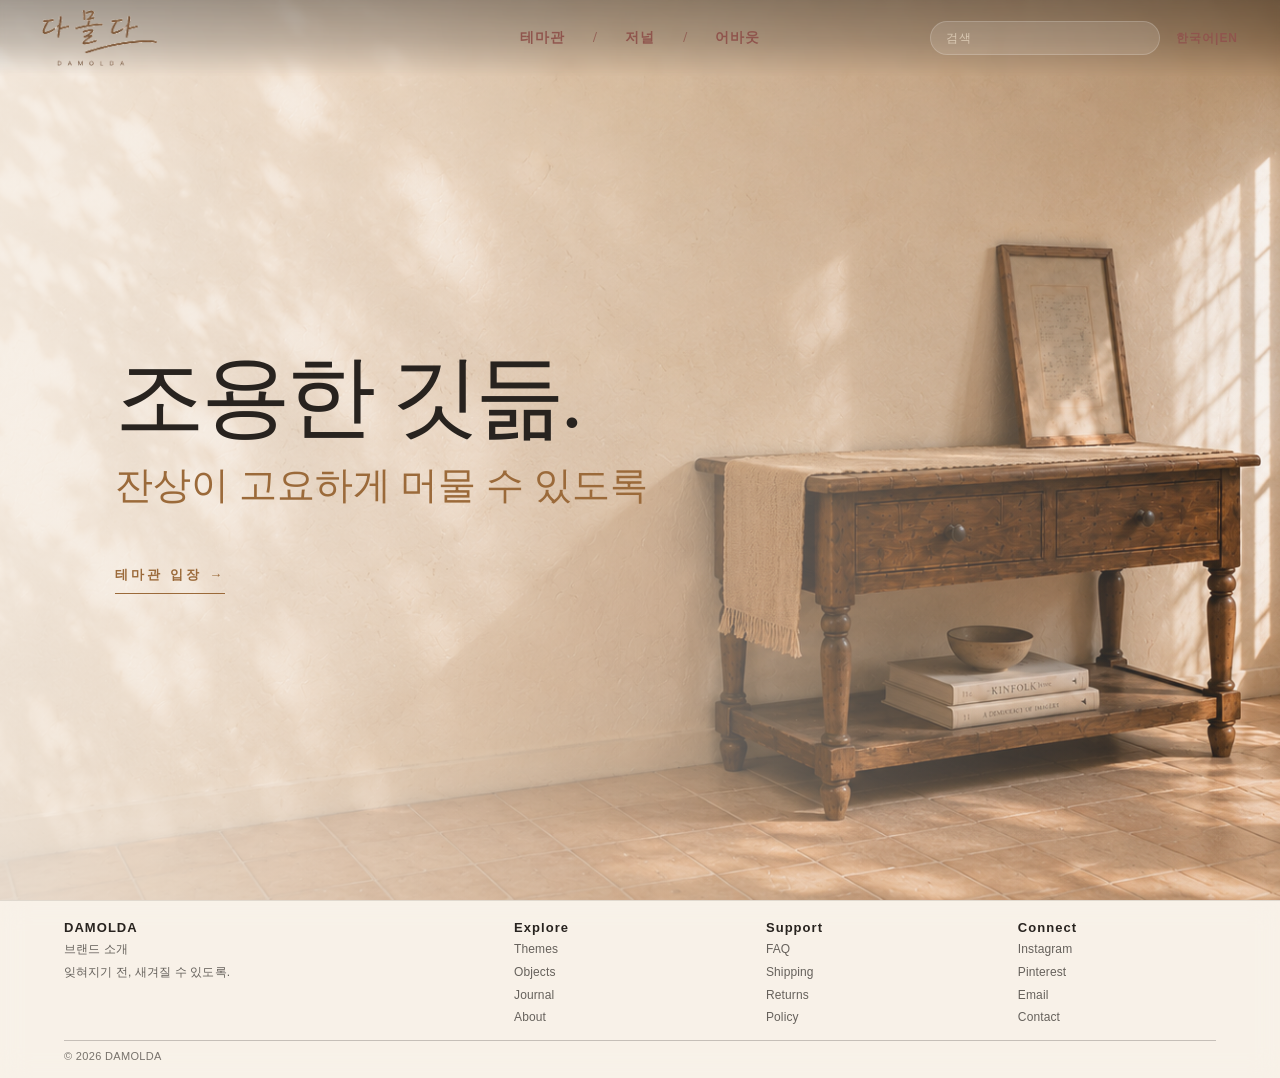
<file: index.html>
<!doctype html>
<html lang="ko">
<head>
  <meta charset="utf-8">
  <meta name="viewport" content="width=device-width,initial-scale=1">
  <title>DAMOLDA</title>
  <meta name="description" content="DAMOLDA - 잊혀지기 전 새겨질 수 있도록">
  <link rel="stylesheet" href="styles/index.css">
</head>
<body data-page="home">
  <div class="app"></div>
  <script src="scripts/data/i18n.js"></script>
  <script src="scripts/data/themes.js"></script>
  <script src="scripts/data/objects.js"></script>
  <script src="scripts/data/index.js"></script>
  <script src="scripts/core/dom.js"></script>
  <script src="scripts/core/state.js"></script>
  <script src="scripts/core/navigation.js"></script>
  <script src="scripts/core/search.js"></script>
  <script src="scripts/core/layout.js"></script>
  <script src="scripts/pages/home.js"></script>
  <script src="scripts/pages/themes.js"></script>
  <script src="scripts/pages/theme.js"></script>
  <script src="scripts/pages/object.js"></script>
  <script src="scripts/pages/detail.js"></script>
  <script src="scripts/pages/journal.js"></script>
  <script src="scripts/pages/about.js"></script>
  <script src="scripts/app.js"></script>
</body>
</html>
</file>
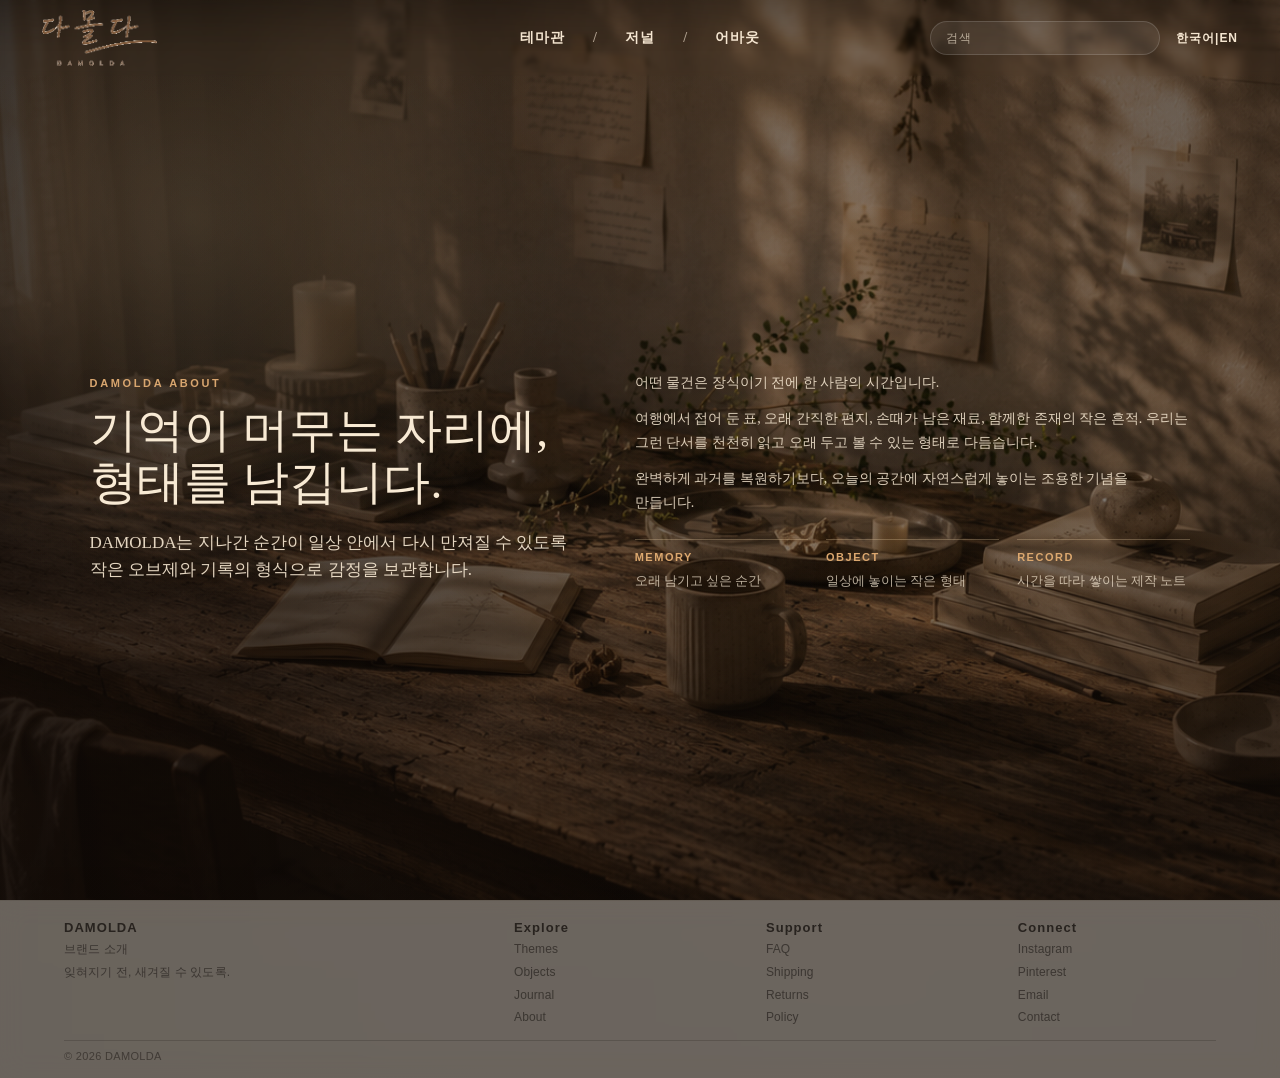
<file: about.html>
<!doctype html>
<html lang="ko">
<head>
  <meta charset="utf-8">
  <meta name="viewport" content="width=device-width,initial-scale=1">
  <title>DAMOLDA</title>
  <meta name="description" content="DAMOLDA - 기억이 머무는 자리에 형태를 남기는 브랜드">
  <link rel="stylesheet" href="styles/index.css">
</head>
<body data-page="about">
  <div class="app"></div>
  <script src="scripts/data/i18n.js"></script>
  <script src="scripts/data/themes.js"></script>
  <script src="scripts/data/objects.js"></script>
  <script src="scripts/data/index.js"></script>
  <script src="scripts/core/dom.js"></script>
  <script src="scripts/core/state.js"></script>
  <script src="scripts/core/navigation.js"></script>
  <script src="scripts/core/search.js"></script>
  <script src="scripts/core/layout.js"></script>
  <script src="scripts/pages/home.js"></script>
  <script src="scripts/pages/themes.js"></script>
  <script src="scripts/pages/theme.js"></script>
  <script src="scripts/pages/object.js"></script>
  <script src="scripts/pages/detail.js"></script>
  <script src="scripts/pages/journal.js"></script>
  <script src="scripts/pages/about.js"></script>
  <script src="scripts/app.js"></script>
</body>
</html>
</file>
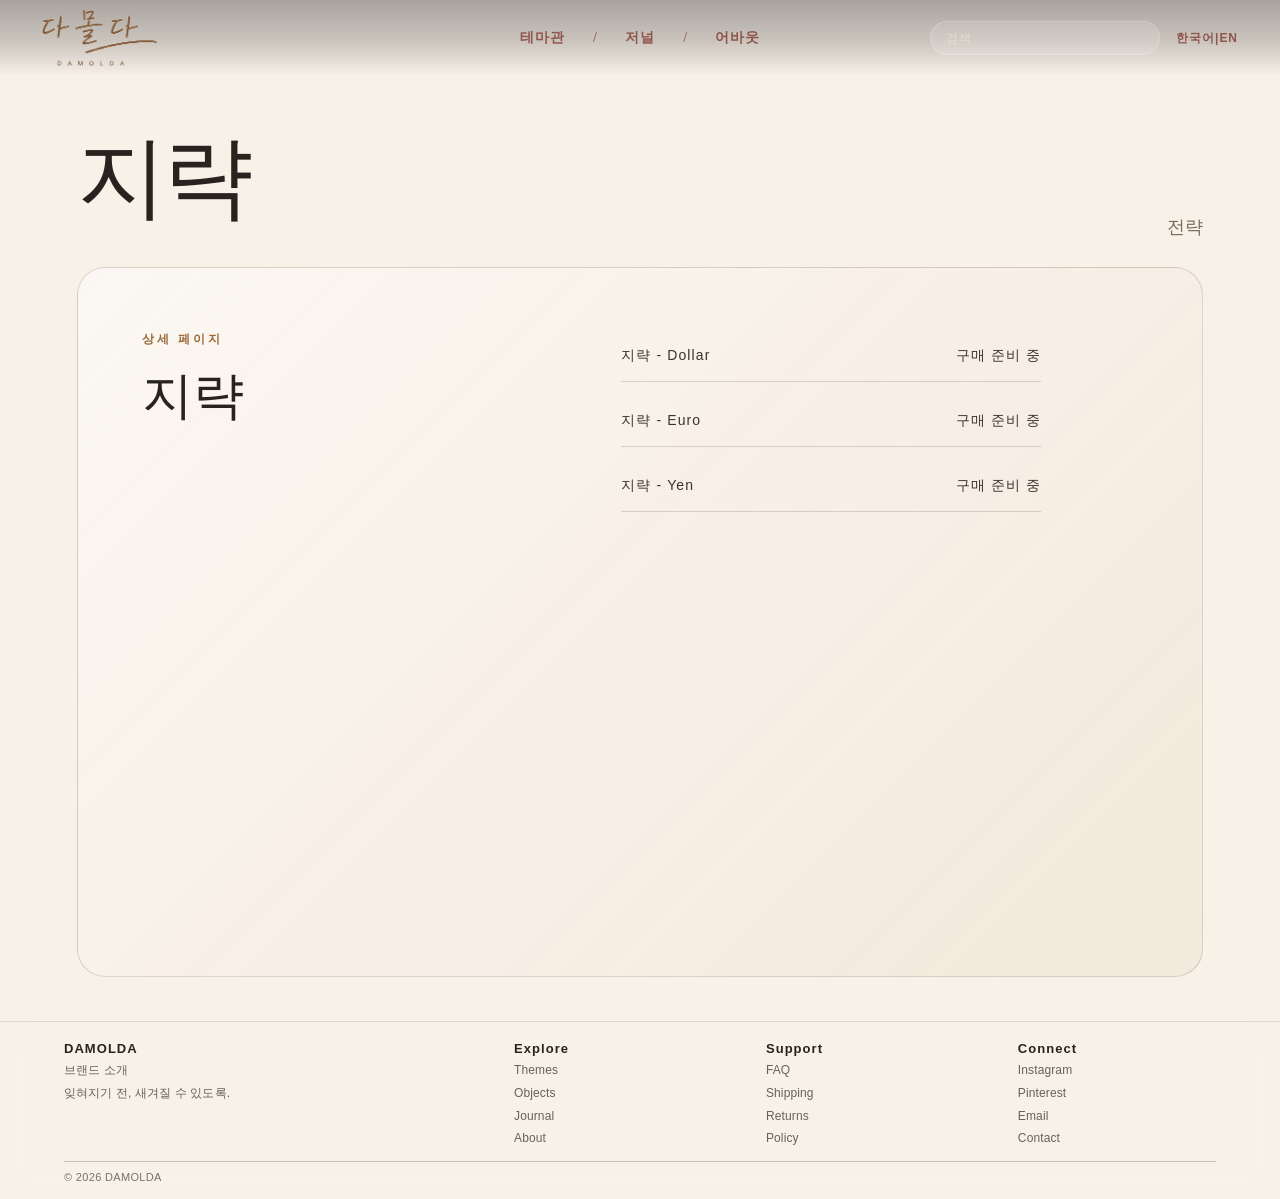
<file: detail.html>
<!doctype html>
<html lang="ko">
<head>
  <meta charset="utf-8">
  <meta name="viewport" content="width=device-width,initial-scale=1">
  <title>DAMOLDA</title>
  <meta name="description" content="DAMOLDA - 잊혀지기 전 새겨질 수 있도록">
  <link rel="stylesheet" href="styles/index.css">
</head>
<body data-page="detail">
  <div class="app"></div>
  <script src="scripts/data/i18n.js"></script>
  <script src="scripts/data/themes.js"></script>
  <script src="scripts/data/objects.js"></script>
  <script src="scripts/data/index.js"></script>
  <script src="scripts/core/dom.js"></script>
  <script src="scripts/core/state.js"></script>
  <script src="scripts/core/navigation.js"></script>
  <script src="scripts/core/search.js"></script>
  <script src="scripts/core/layout.js"></script>
  <script src="scripts/pages/home.js"></script>
  <script src="scripts/pages/themes.js"></script>
  <script src="scripts/pages/theme.js"></script>
  <script src="scripts/pages/object.js"></script>
  <script src="scripts/pages/detail.js"></script>
  <script src="scripts/pages/journal.js"></script>
  <script src="scripts/pages/about.js"></script>
  <script src="scripts/app.js"></script>
</body>
</html>
</file>
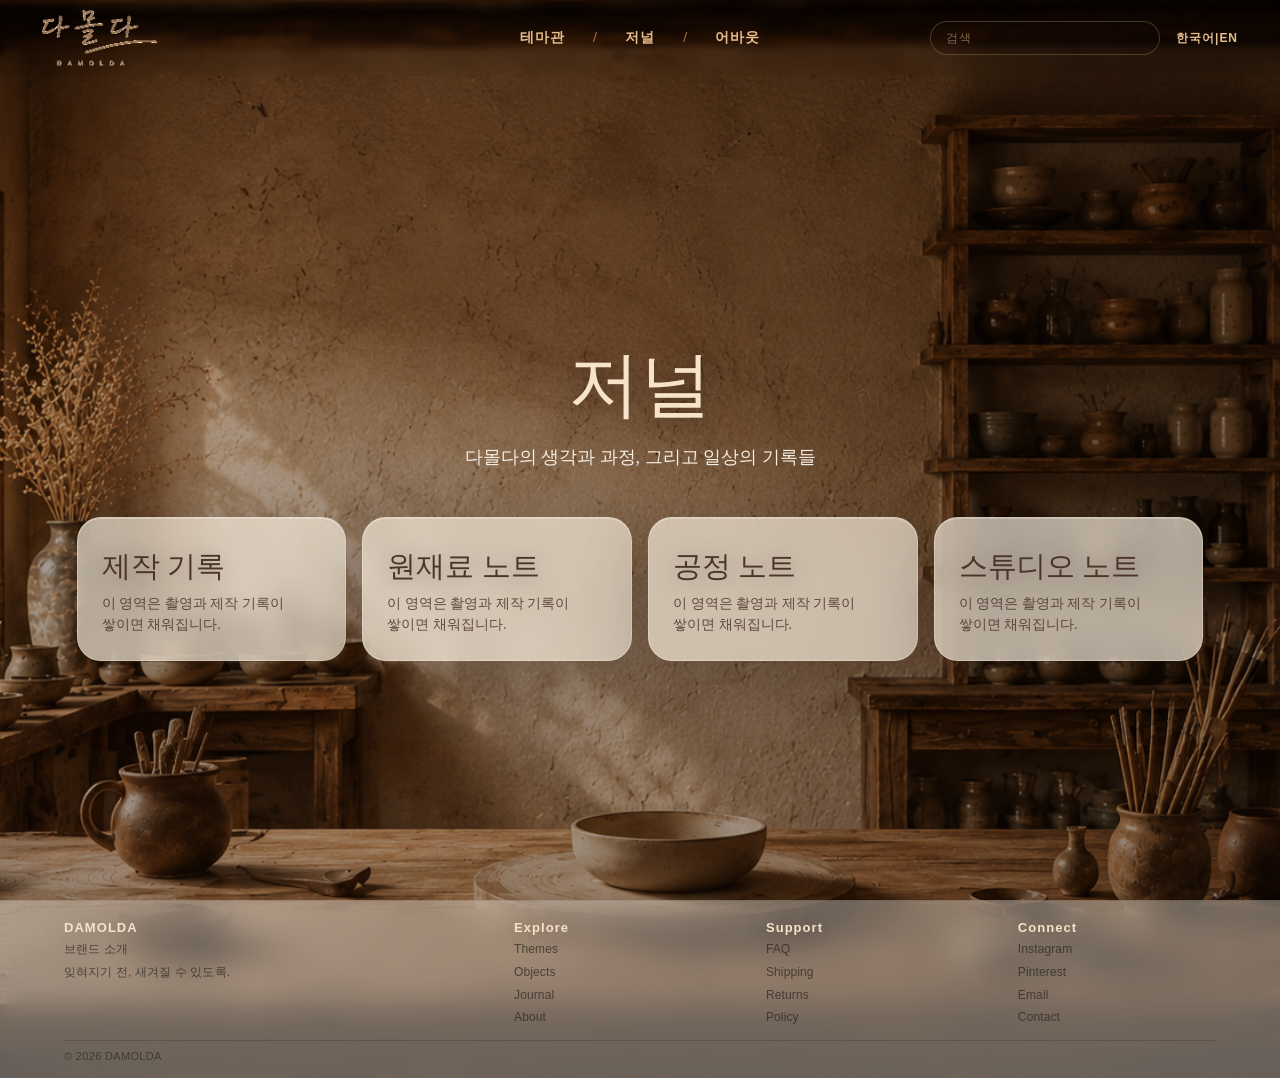
<file: journal.html>
<!doctype html>
<html lang="ko">
<head>
  <meta charset="utf-8">
  <meta name="viewport" content="width=device-width,initial-scale=1">
  <title>DAMOLDA</title>
  <meta name="description" content="DAMOLDA - 잊혀지기 전 새겨질 수 있도록">
  <link rel="stylesheet" href="styles/index.css">
</head>
<body data-page="journal">
  <div class="app"></div>
  <script src="scripts/data/i18n.js"></script>
  <script src="scripts/data/themes.js"></script>
  <script src="scripts/data/objects.js"></script>
  <script src="scripts/data/index.js"></script>
  <script src="scripts/core/dom.js"></script>
  <script src="scripts/core/state.js"></script>
  <script src="scripts/core/navigation.js"></script>
  <script src="scripts/core/search.js"></script>
  <script src="scripts/core/layout.js"></script>
  <script src="scripts/pages/home.js"></script>
  <script src="scripts/pages/themes.js"></script>
  <script src="scripts/pages/theme.js"></script>
  <script src="scripts/pages/object.js"></script>
  <script src="scripts/pages/detail.js"></script>
  <script src="scripts/pages/journal.js"></script>
  <script src="scripts/pages/about.js"></script>
  <script src="scripts/app.js"></script>
</body>
</html>
</file>
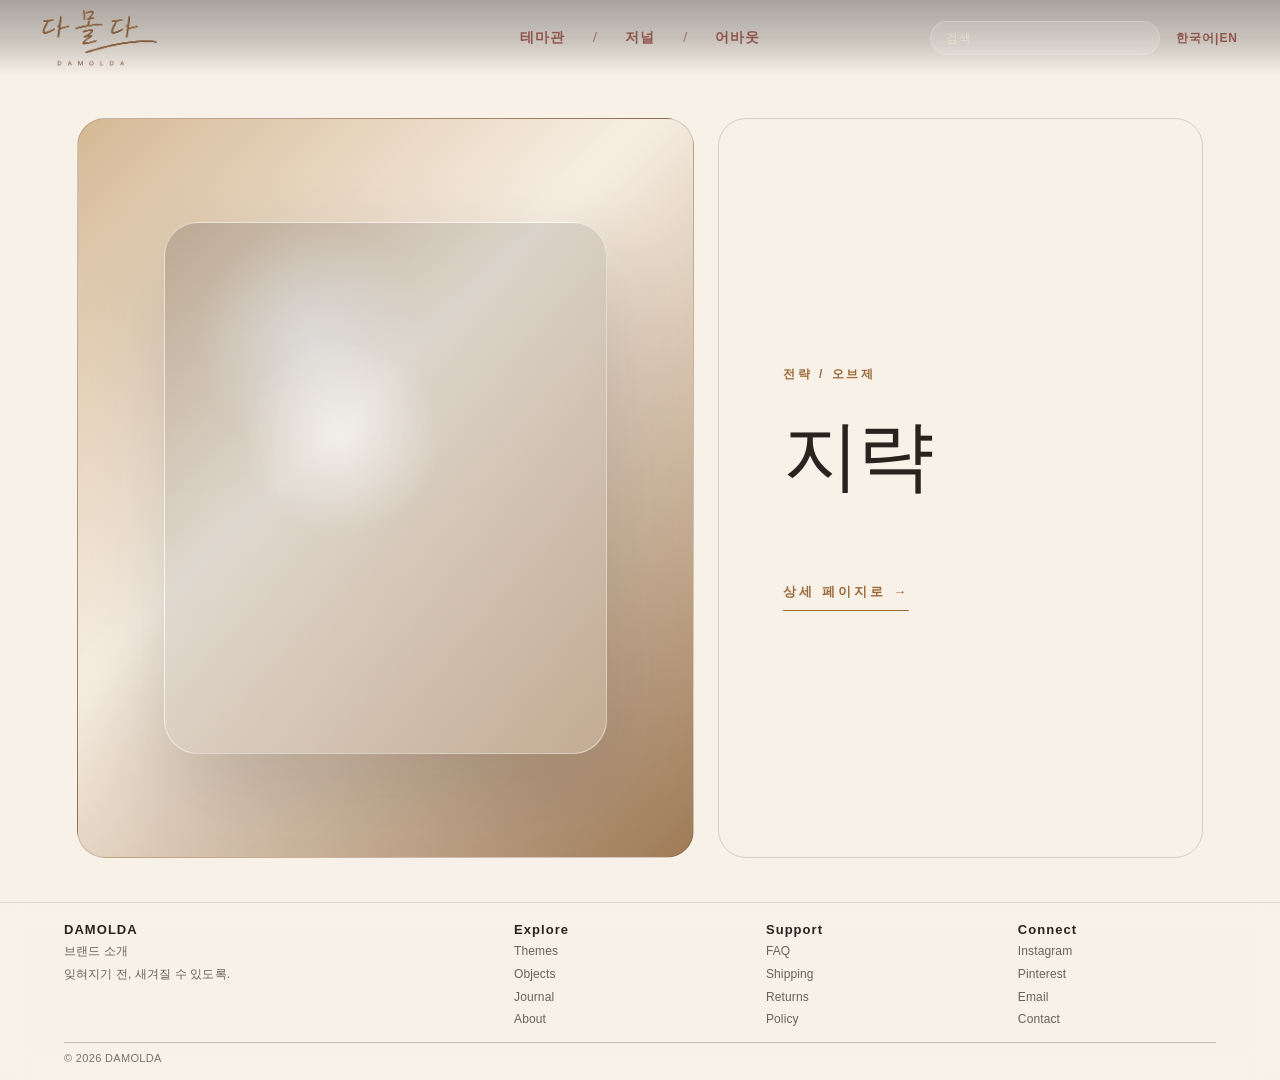
<file: object.html>
<!doctype html>
<html lang="ko">
<head>
  <meta charset="utf-8">
  <meta name="viewport" content="width=device-width,initial-scale=1">
  <title>DAMOLDA</title>
  <meta name="description" content="DAMOLDA - 잊혀지기 전, 새겨질 수 있도록">
  <link rel="stylesheet" href="styles/index.css">
</head>
<body data-page="object">
  <div class="app"></div>
  <script src="scripts/data/i18n.js"></script>
  <script src="scripts/data/themes.js"></script>
  <script src="scripts/data/objects.js"></script>
  <script src="scripts/data/index.js"></script>
  <script src="scripts/core/dom.js"></script>
  <script src="scripts/core/state.js"></script>
  <script src="scripts/core/navigation.js"></script>
  <script src="scripts/core/search.js"></script>
  <script src="scripts/core/layout.js"></script>
  <script src="scripts/pages/home.js"></script>
  <script src="scripts/pages/themes.js"></script>
  <script src="scripts/pages/theme.js"></script>
  <script src="scripts/pages/object.js"></script>
  <script src="scripts/pages/detail.js"></script>
  <script src="scripts/pages/journal.js"></script>
  <script src="scripts/pages/about.js"></script>
  <script src="scripts/app.js"></script>
</body>
</html>
</file>
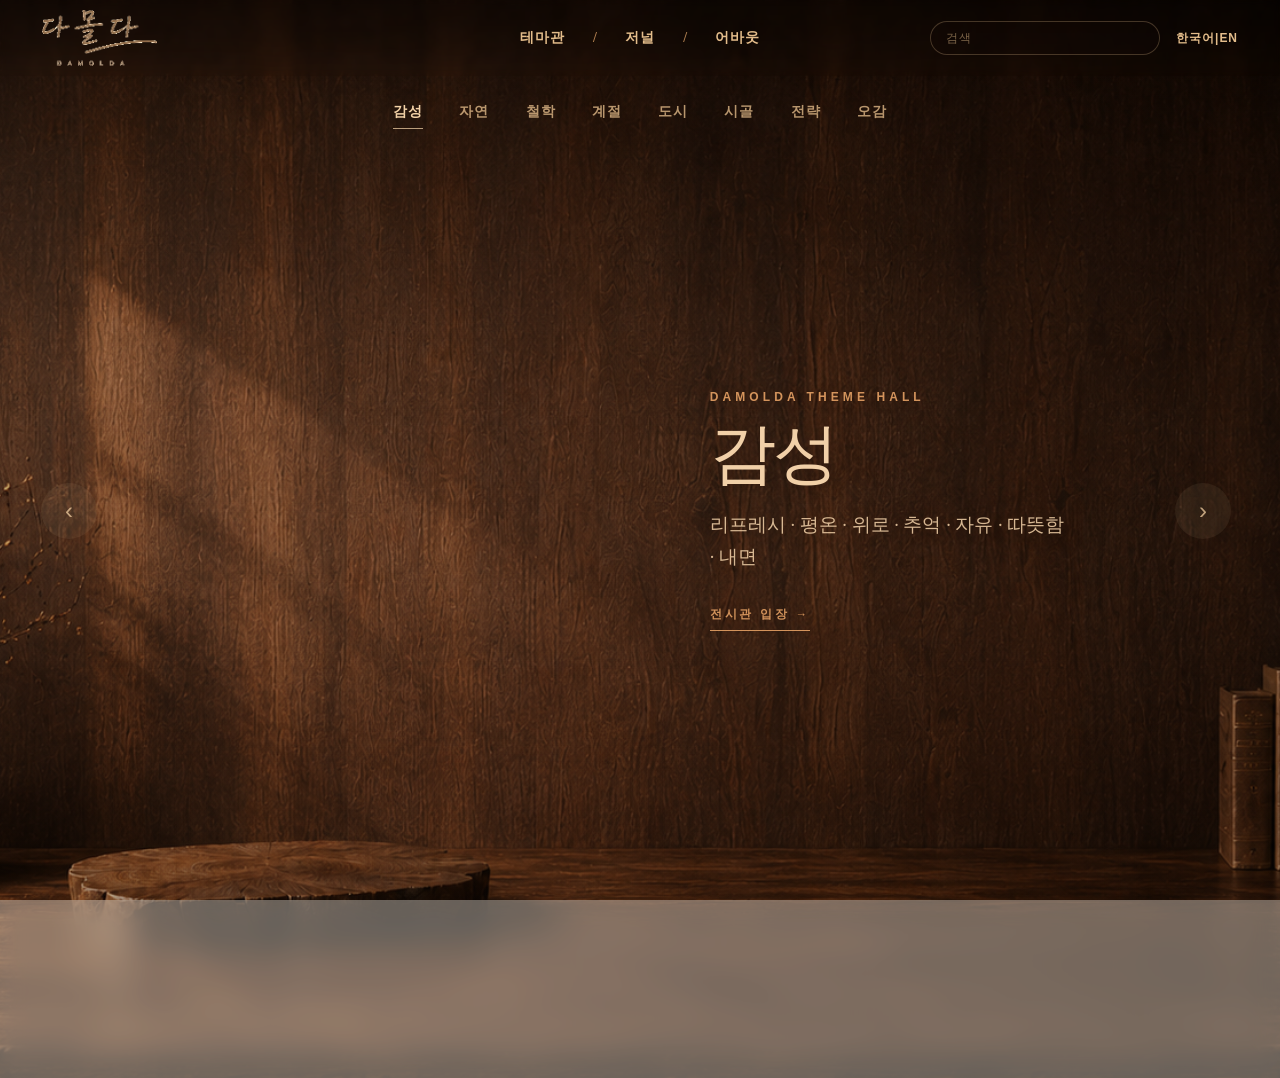
<file: themes.html>
<!doctype html>
<html lang="ko">
<head>
  <meta charset="utf-8">
  <meta name="viewport" content="width=device-width,initial-scale=1">
  <title>DAMOLDA</title>
  <meta name="description" content="DAMOLDA - 잊혀지기 전, 새겨질 수 있도록">
  <link rel="stylesheet" href="styles/index.css">
</head>
<body data-page="themes">
  <div class="app"></div>
  <script src="scripts/data/i18n.js"></script>
  <script src="scripts/data/themes.js"></script>
  <script src="scripts/data/objects.js"></script>
  <script src="scripts/data/index.js"></script>
  <script src="scripts/core/dom.js"></script>
  <script src="scripts/core/state.js"></script>
  <script src="scripts/core/navigation.js"></script>
  <script src="scripts/core/search.js"></script>
  <script src="scripts/core/layout.js"></script>
  <script src="scripts/pages/home.js"></script>
  <script src="scripts/pages/themes.js"></script>
  <script src="scripts/pages/theme.js"></script>
  <script src="scripts/pages/object.js"></script>
  <script src="scripts/pages/detail.js"></script>
  <script src="scripts/pages/journal.js"></script>
  <script src="scripts/pages/about.js"></script>
  <script src="scripts/app.js"></script>
</body>
</html>
</file>
<file: styles/index.css>
@import url("./foundation/base.css");
@import url("./pages/themes-viewport.css");
@import url("./pages/journal-viewport.css");
@import url("./pages/about-title.css");
@import url("./layout/header-brand.css");
@import url("./pages/themes-gallery.css");
@import url("./pages/journal-about.css");
@import url("./pages/page-moods.css");
@import url("./layout/header-final.css");
@import url("./pages/backgrounds.css");
@import url("./pages/theme-detail.css");
@import url("./layout/mobile-responsive.css");
@import url("./pages/about-stage.css");
@import url("./layout/footer.css");
</file>
